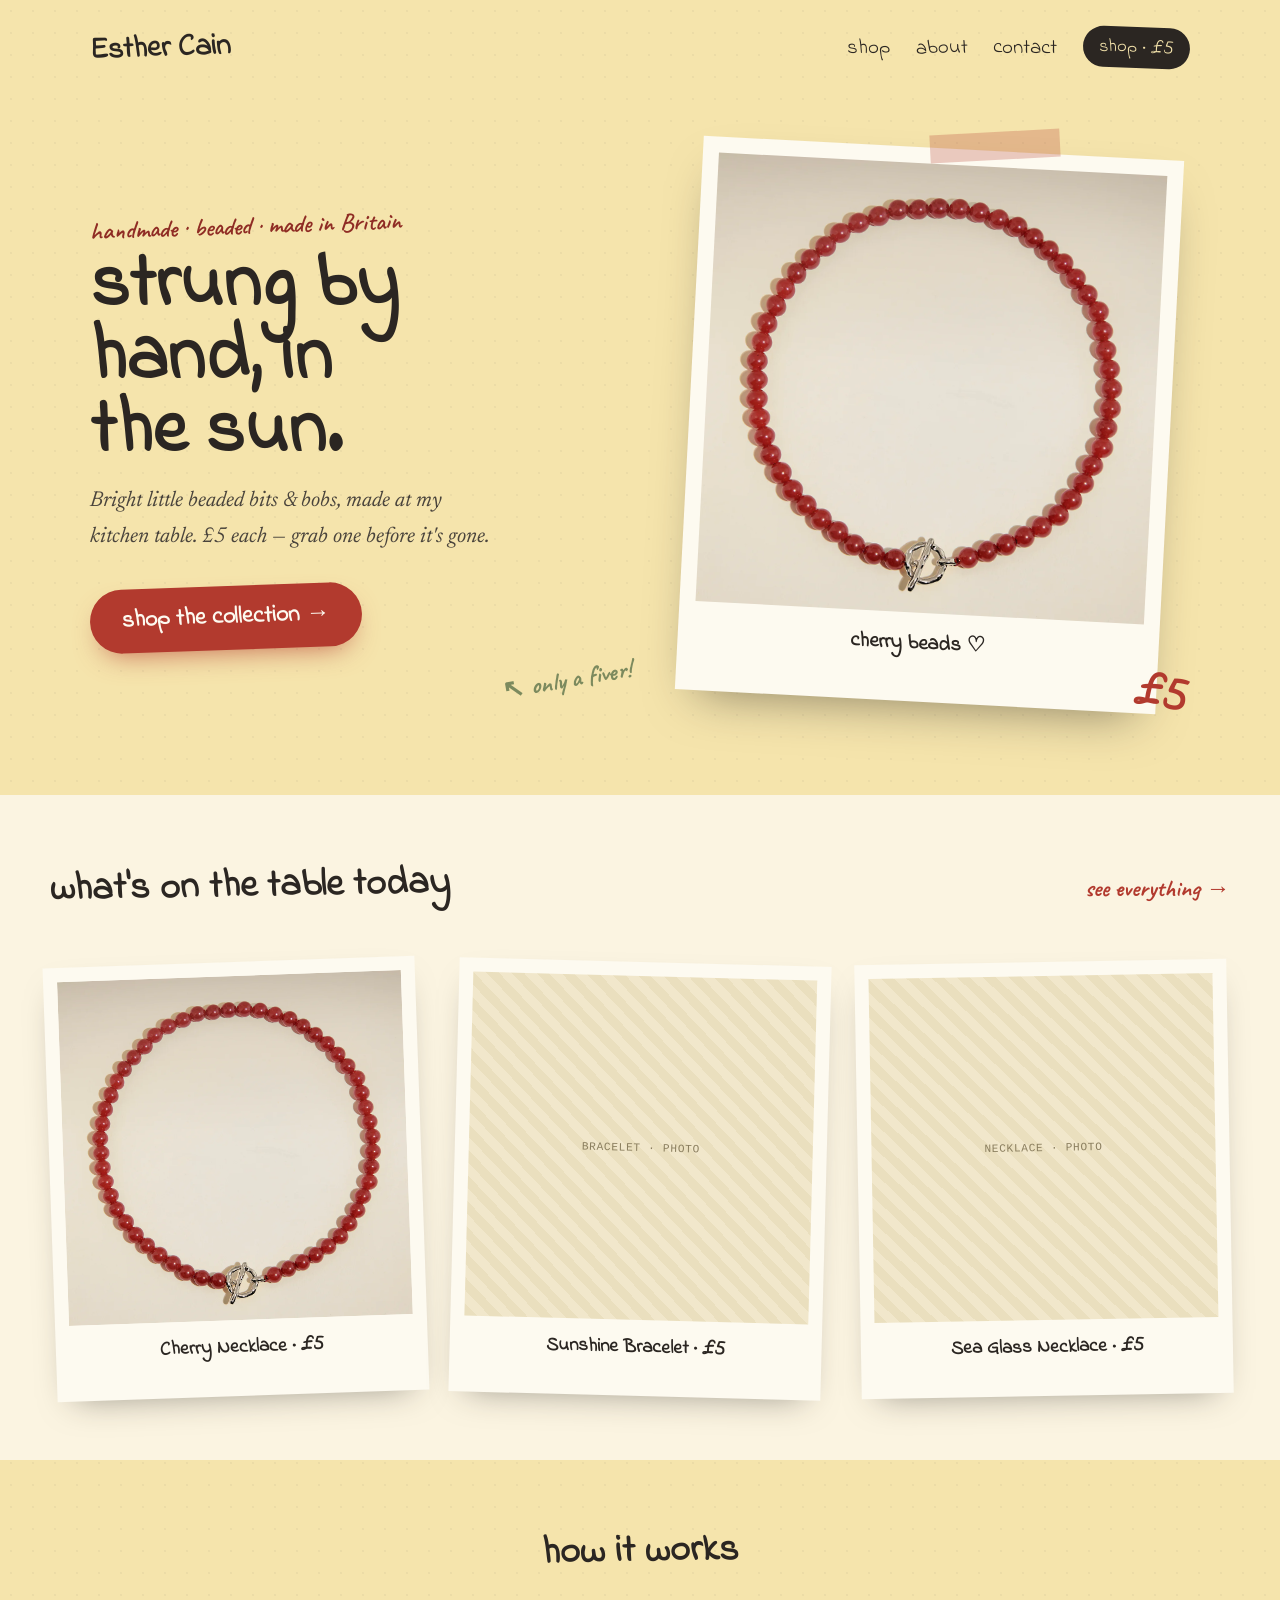
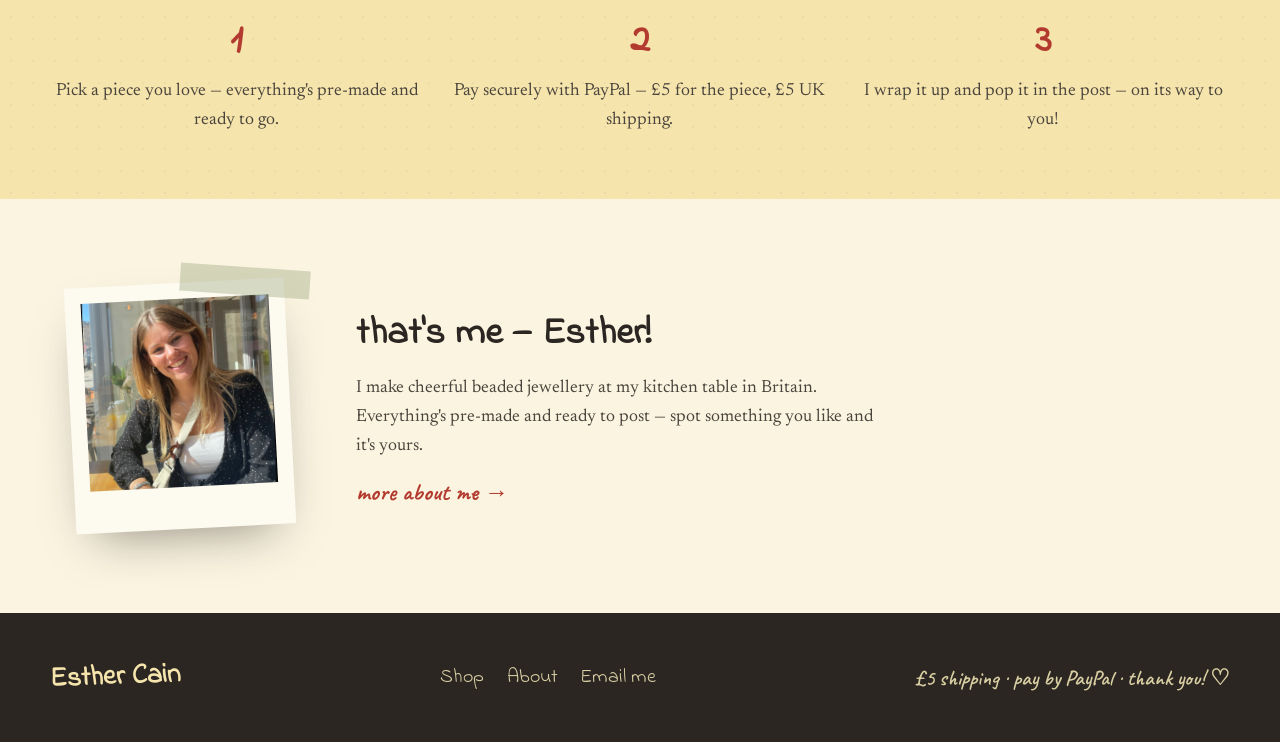
<file: index.html>
<!DOCTYPE html>
<html lang="en">
<head>
  <meta charset="UTF-8" />
  <meta name="viewport" content="width=device-width, initial-scale=1.0" />
  <title>Esther Cain — Handmade Beaded Jewellery</title>
  <meta name="description" content="Bright, handmade beaded jewellery, strung by hand in Britain. Every piece £5, ready to post." />
  <link rel="preconnect" href="https://fonts.googleapis.com" />
  <link rel="preconnect" href="https://fonts.gstatic.com" crossorigin />
  <link href="https://fonts.googleapis.com/css2?family=Indie+Flower&family=Caveat:wght@400..700&family=Newsreader:ital,opsz,wght@0,6..72,300..600;1,6..72,300..500&display=swap" rel="stylesheet" />
  <link rel="stylesheet" href="style.css" />
</head>
<body>

  <!-- NAV -->
  <header class="site-header">
    <div class="nav-inner">
      <a href="index.html" class="logo">Esther Cain</a>
      <nav>
        <a href="shop.html">shop</a>
        <a href="about.html">about</a>
        <a href="#footer">contact</a>
        <a href="shop.html" class="nav-cta">shop · £5</a>
      </nav>
    </div>
  </header>

  <!-- HERO -->
  <section class="hero">
    <div class="hero-copy">
      <p class="eyebrow tilt-n2">handmade · beaded · made in Britain</p>
      <h1>strung by<br>hand, in<br>the sun.</h1>
      <p class="hero-lead">Bright little beaded bits &amp; bobs, made at my kitchen table. £5 each — grab one before it's gone.</p>
      <a href="shop.html" class="btn btn-primary tilt-n2">shop the collection →</a>
      <span class="scribble scribble--olive hero-scribble tilt-n10">↖ only a fiver!</span>
    </div>
    <div class="hero-media">
      <div class="tape-wrap">
        <span class="tape tape--rust tilt-n3"></span>
        <div class="framed-card tilt3">
          <img src="assets/necklace-red.webp" alt="Cherry beaded necklace" />
          <p class="framed-caption">cherry beads ♡</p>
        </div>
        <span class="price-tag tilt8">£5</span>
      </div>
    </div>
  </section>

  <!-- PRODUCT TEASER -->
  <section class="section-alt">
    <div class="section-inner">
      <div class="section-head">
        <h2 class="tilt-n1">what's on the table today</h2>
        <a href="shop.html" class="link-more">see everything →</a>
      </div>
      <div class="product-grid product-grid--3">
        <a href="product.html" class="product-card tilt-n2">
          <div class="product-photo"><img src="assets/necklace-red.webp" alt="Cherry beaded necklace"></div>
          <p class="product-name">Cherry Necklace · £5</p>
        </a>
        <div class="product-card tilt1-5">
          <div class="placeholder-photo"><span>bracelet · photo</span></div>
          <p class="product-name">Sunshine Bracelet · £5</p>
        </div>
        <div class="product-card tilt-n1">
          <div class="placeholder-photo"><span>necklace · photo</span></div>
          <p class="product-name">Sea Glass Necklace · £5</p>
        </div>
      </div>
    </div>
  </section>

  <!-- HOW IT WORKS -->
  <section class="section">
    <h2 class="section-title-centered tilt-n1">how it works</h2>
    <div class="steps-grid">
      <div class="step">
        <div class="step-num">1</div>
        <p>Pick a piece you love — everything's pre-made and ready to go.</p>
      </div>
      <div class="step">
        <div class="step-num">2</div>
        <p>Pay securely with PayPal — £5 for the piece, £5 UK shipping.</p>
      </div>
      <div class="step">
        <div class="step-num">3</div>
        <p>I wrap it up and pop it in the post — on its way to you!</p>
      </div>
    </div>
  </section>

  <!-- ABOUT TEASER -->
  <section class="section-alt">
    <div class="section-inner about-teaser">
      <div class="tape-wrap about-teaser-photo">
        <span class="tape tape--olive tilt4"></span>
        <div class="framed-card framed-card--small tilt-n3">
          <img src="assets/esther.jpeg" alt="Esther">
        </div>
      </div>
      <div class="about-teaser-copy">
        <h2>that's me — Esther!</h2>
        <p>I make cheerful beaded jewellery at my kitchen table in Britain. Everything's pre-made and ready to post — spot something you like and it's yours.</p>
        <a href="about.html" class="link-more">more about me →</a>
      </div>
    </div>
  </section>

  <!-- FOOTER -->
  <footer class="site-footer" id="footer">
    <div class="footer-inner">
      <a href="index.html" class="footer-logo">Esther Cain</a>
      <nav class="footer-nav">
        <a href="shop.html">Shop</a>
        <a href="about.html">About</a>
        <a href="mailto:esther@britishprogress.org">Email me</a>
      </nav>
      <span class="footer-note">£5 shipping · pay by PayPal · thank you! ♡</span>
    </div>
  </footer>

  <script src="script.js"></script>
</body>
</html>
</file>
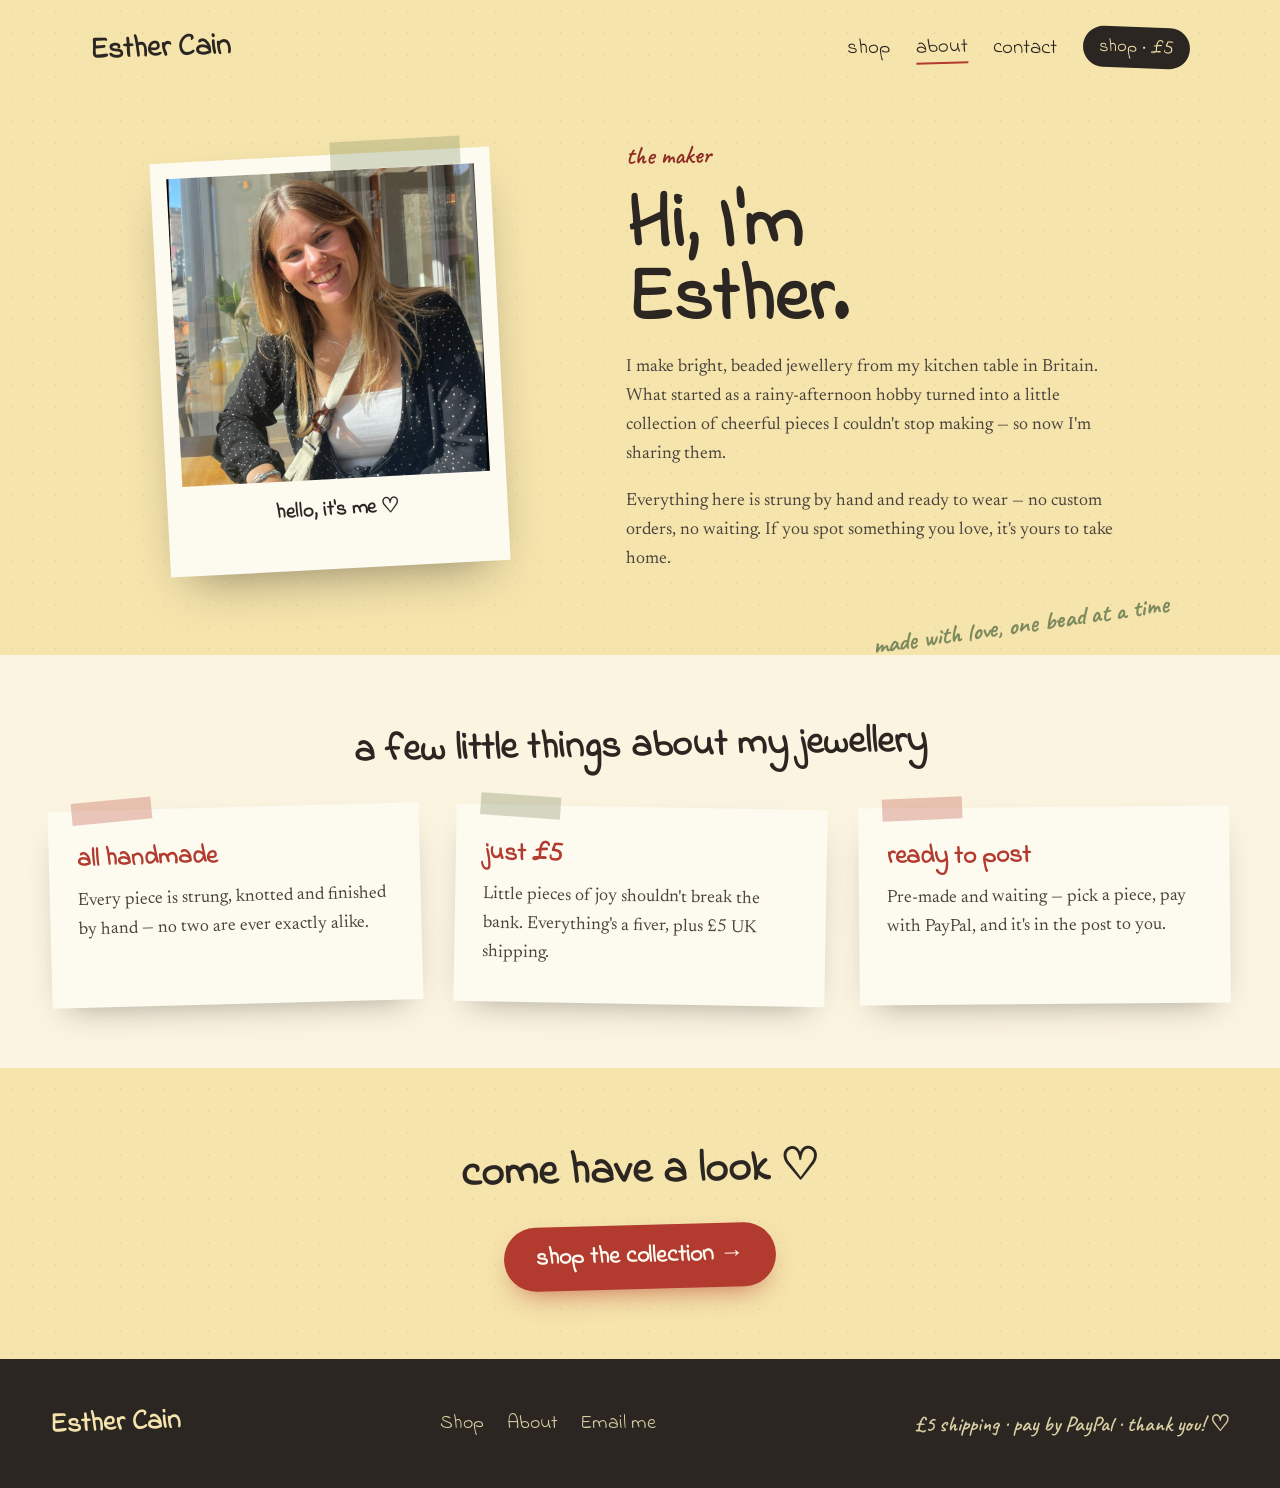
<file: about.html>
<!DOCTYPE html>
<html lang="en">
<head>
  <meta charset="UTF-8" />
  <meta name="viewport" content="width=device-width, initial-scale=1.0" />
  <title>About — Esther Cain</title>
  <meta name="description" content="I make bright, beaded jewellery from my kitchen table in Britain. Every piece is strung by hand and ready to wear." />
  <link rel="preconnect" href="https://fonts.googleapis.com" />
  <link rel="preconnect" href="https://fonts.gstatic.com" crossorigin />
  <link href="https://fonts.googleapis.com/css2?family=Indie+Flower&family=Caveat:wght@400..700&family=Newsreader:ital,opsz,wght@0,6..72,300..600;1,6..72,300..500&display=swap" rel="stylesheet" />
  <link rel="stylesheet" href="style.css" />
</head>
<body>

  <!-- NAV -->
  <header class="site-header">
    <div class="nav-inner">
      <a href="index.html" class="logo">Esther Cain</a>
      <nav>
        <a href="shop.html">shop</a>
        <a href="about.html" class="active">about</a>
        <a href="#footer">contact</a>
        <a href="shop.html" class="nav-cta">shop · £5</a>
      </nav>
    </div>
  </header>

  <!-- HERO -->
  <section class="about-hero">
    <div class="tape-wrap about-hero-photo">
      <span class="tape tape--olive tilt-n3"></span>
      <div class="framed-card framed-card--portrait tilt-n3">
        <img src="assets/esther.jpeg" alt="Esther">
        <p class="framed-caption">hello, it's me ♡</p>
      </div>
    </div>
    <div class="about-hero-copy">
      <p class="eyebrow tilt-n1">the maker</p>
      <h1>Hi, I'm<br>Esther.</h1>
      <p>I make bright, beaded jewellery from my kitchen table in Britain. What started as a rainy-afternoon hobby turned into a little collection of cheerful pieces I couldn't stop making — so now I'm sharing them.</p>
      <p>Everything here is strung by hand and ready to wear — no custom orders, no waiting. If you spot something you love, it's yours to take home.</p>
      <span class="scribble scribble--olive about-hero-scribble tilt-n8">made with love, one bead at a time</span>
    </div>
  </section>

  <!-- LITTLE FACTS -->
  <section class="section-alt">
    <div class="section-inner">
      <h2 class="section-title-centered tilt-n1">a few little things about my jewellery</h2>
      <div class="details-grid">

        <div class="detail-card tilt-n1-5">
          <span class="detail-tab detail-tab--rust tilt-n4"></span>
          <h3>all handmade</h3>
          <p>Every piece is strung, knotted and finished by hand — no two are ever exactly alike.</p>
        </div>

        <div class="detail-card tilt1">
          <span class="detail-tab detail-tab--olive tilt3"></span>
          <h3>just £5</h3>
          <p>Little pieces of joy shouldn't break the bank. Everything's a fiver, plus £5 UK shipping.</p>
        </div>

        <div class="detail-card tilt-n0-5">
          <span class="detail-tab detail-tab--rust tilt-n2"></span>
          <h3>ready to post</h3>
          <p>Pre-made and waiting — pick a piece, pay with PayPal, and it's in the post to you.</p>
        </div>

      </div>
    </div>
  </section>

  <!-- CTA -->
  <section class="about-cta">
    <h2 class="tilt-n1">come have a look ♡</h2>
    <a href="shop.html" class="btn btn-primary tilt-n1-5">shop the collection →</a>
  </section>

  <!-- FOOTER -->
  <footer class="site-footer" id="footer">
    <div class="footer-inner">
      <a href="index.html" class="footer-logo">Esther Cain</a>
      <nav class="footer-nav">
        <a href="shop.html">Shop</a>
        <a href="about.html">About</a>
        <a href="mailto:esther@britishprogress.org">Email me</a>
      </nav>
      <span class="footer-note">£5 shipping · pay by PayPal · thank you! ♡</span>
    </div>
  </footer>

  <script src="script.js"></script>
</body>
</html>
</file>
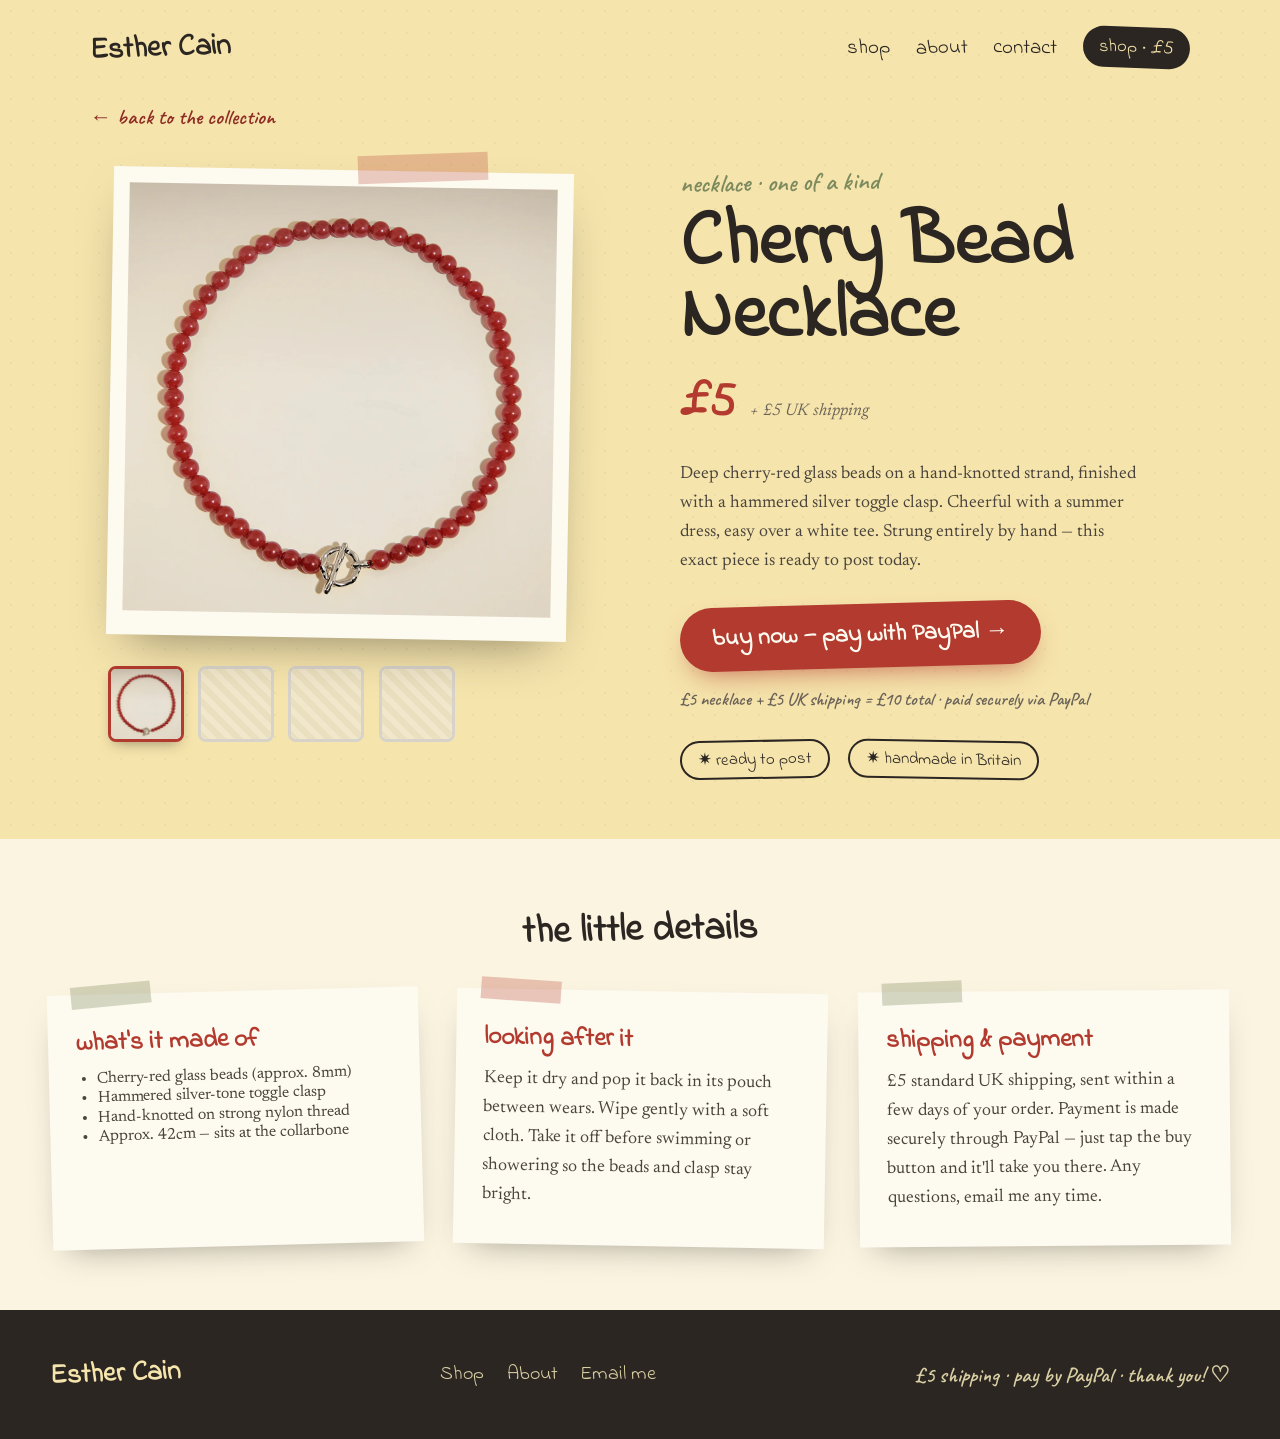
<file: product.html>
<!DOCTYPE html>
<html lang="en">
<head>
  <meta charset="UTF-8" />
  <meta name="viewport" content="width=device-width, initial-scale=1.0" />
  <title>Cherry Bead Necklace — Esther Cain</title>
  <meta name="description" content="Cherry-red glass beads on a hand-knotted strand, finished with a hammered silver toggle clasp. £5, ready to post." />
  <link rel="preconnect" href="https://fonts.googleapis.com" />
  <link rel="preconnect" href="https://fonts.gstatic.com" crossorigin />
  <link href="https://fonts.googleapis.com/css2?family=Indie+Flower&family=Caveat:wght@400..700&family=Newsreader:ital,opsz,wght@0,6..72,300..600;1,6..72,300..500&display=swap" rel="stylesheet" />
  <link rel="stylesheet" href="style.css" />
</head>
<body>

  <!-- NAV -->
  <header class="site-header">
    <div class="nav-inner">
      <a href="index.html" class="logo">Esther Cain</a>
      <nav>
        <a href="shop.html">shop</a>
        <a href="about.html">about</a>
        <a href="#footer">contact</a>
        <a href="shop.html" class="nav-cta">shop · £5</a>
      </nav>
    </div>
  </header>

  <!-- BREADCRUMB -->
  <div class="breadcrumb">
    <a href="shop.html">← back to the collection</a>
  </div>

  <!-- MAIN -->
  <section class="product-main">

    <!-- GALLERY -->
    <div class="product-gallery">
      <div class="tape-wrap">
        <span class="tape tape--rust tilt-n2"></span>
        <div class="framed-card framed-card--gallery tilt1" id="gallery-main">
          <img src="assets/necklace-red.webp" alt="Cherry beaded necklace">
        </div>
      </div>
      <div class="thumb-row">
        <button class="thumb is-active" data-img="assets/necklace-red.webp" data-label="" aria-label="Main photo">
          <img src="assets/necklace-red.webp" alt="">
        </button>
        <button class="thumb" data-img="" data-label="clasp detail · photo" aria-label="Clasp detail photo (coming soon)">
          <span class="thumb-placeholder"></span>
        </button>
        <button class="thumb" data-img="" data-label="worn shot · photo" aria-label="Worn shot photo (coming soon)">
          <span class="thumb-placeholder"></span>
        </button>
        <button class="thumb" data-img="" data-label="flat lay · photo" aria-label="Flat lay photo (coming soon)">
          <span class="thumb-placeholder"></span>
        </button>
      </div>
    </div>

    <!-- INFO -->
    <div class="product-info">
      <p class="eyebrow eyebrow--olive tilt-n1">necklace · one of a kind</p>
      <h1>Cherry Bead Necklace</h1>
      <div class="price-row">
        <span class="price">£5</span>
        <span class="shipping-note">+ £5 UK shipping</span>
      </div>
      <p class="product-desc">Deep cherry-red glass beads on a hand-knotted strand, finished with a hammered silver toggle clasp. Cheerful with a summer dress, easy over a white tee. Strung entirely by hand — this exact piece is ready to post today.</p>

      <a href="https://paypal.me/esthercain/10" target="_blank" rel="noopener" class="btn btn-primary tilt-n1-5">buy now — pay with PayPal →</a>
      <p class="buy-note">£5 necklace + £5 UK shipping = £10 total · paid securely via PayPal</p>

      <div class="badges">
        <span class="badge tilt-n1">✷ ready to post</span>
        <span class="badge tilt1">✷ handmade in Britain</span>
      </div>
    </div>
  </section>

  <!-- DESCRIPTION SECTIONS -->
  <section class="section-alt">
    <div class="section-inner">
      <h2 class="section-title-centered tilt-n1">the little details</h2>
      <div class="details-grid">

        <div class="detail-card tilt-n1-5">
          <span class="detail-tab detail-tab--olive tilt-n4"></span>
          <h3>what's it made of</h3>
          <ul>
            <li>Cherry-red glass beads (approx. 8mm)</li>
            <li>Hammered silver-tone toggle clasp</li>
            <li>Hand-knotted on strong nylon thread</li>
            <li>Approx. 42cm — sits at the collarbone</li>
          </ul>
        </div>

        <div class="detail-card tilt1">
          <span class="detail-tab detail-tab--rust tilt3"></span>
          <h3>looking after it</h3>
          <p>Keep it dry and pop it back in its pouch between wears. Wipe gently with a soft cloth. Take it off before swimming or showering so the beads and clasp stay bright.</p>
        </div>

        <div class="detail-card tilt-n0-5">
          <span class="detail-tab detail-tab--olive tilt-n2"></span>
          <h3>shipping &amp; payment</h3>
          <p>£5 standard UK shipping, sent within a few days of your order. Payment is made securely through PayPal — just tap the buy button and it'll take you there. Any questions, email me any time.</p>
        </div>

      </div>
    </div>
  </section>

  <!-- FOOTER -->
  <footer class="site-footer" id="footer">
    <div class="footer-inner">
      <a href="index.html" class="footer-logo">Esther Cain</a>
      <nav class="footer-nav">
        <a href="shop.html">Shop</a>
        <a href="about.html">About</a>
        <a href="mailto:esther@britishprogress.org">Email me</a>
      </nav>
      <span class="footer-note">£5 shipping · pay by PayPal · thank you! ♡</span>
    </div>
  </footer>

  <script src="script.js"></script>
</body>
</html>
</file>
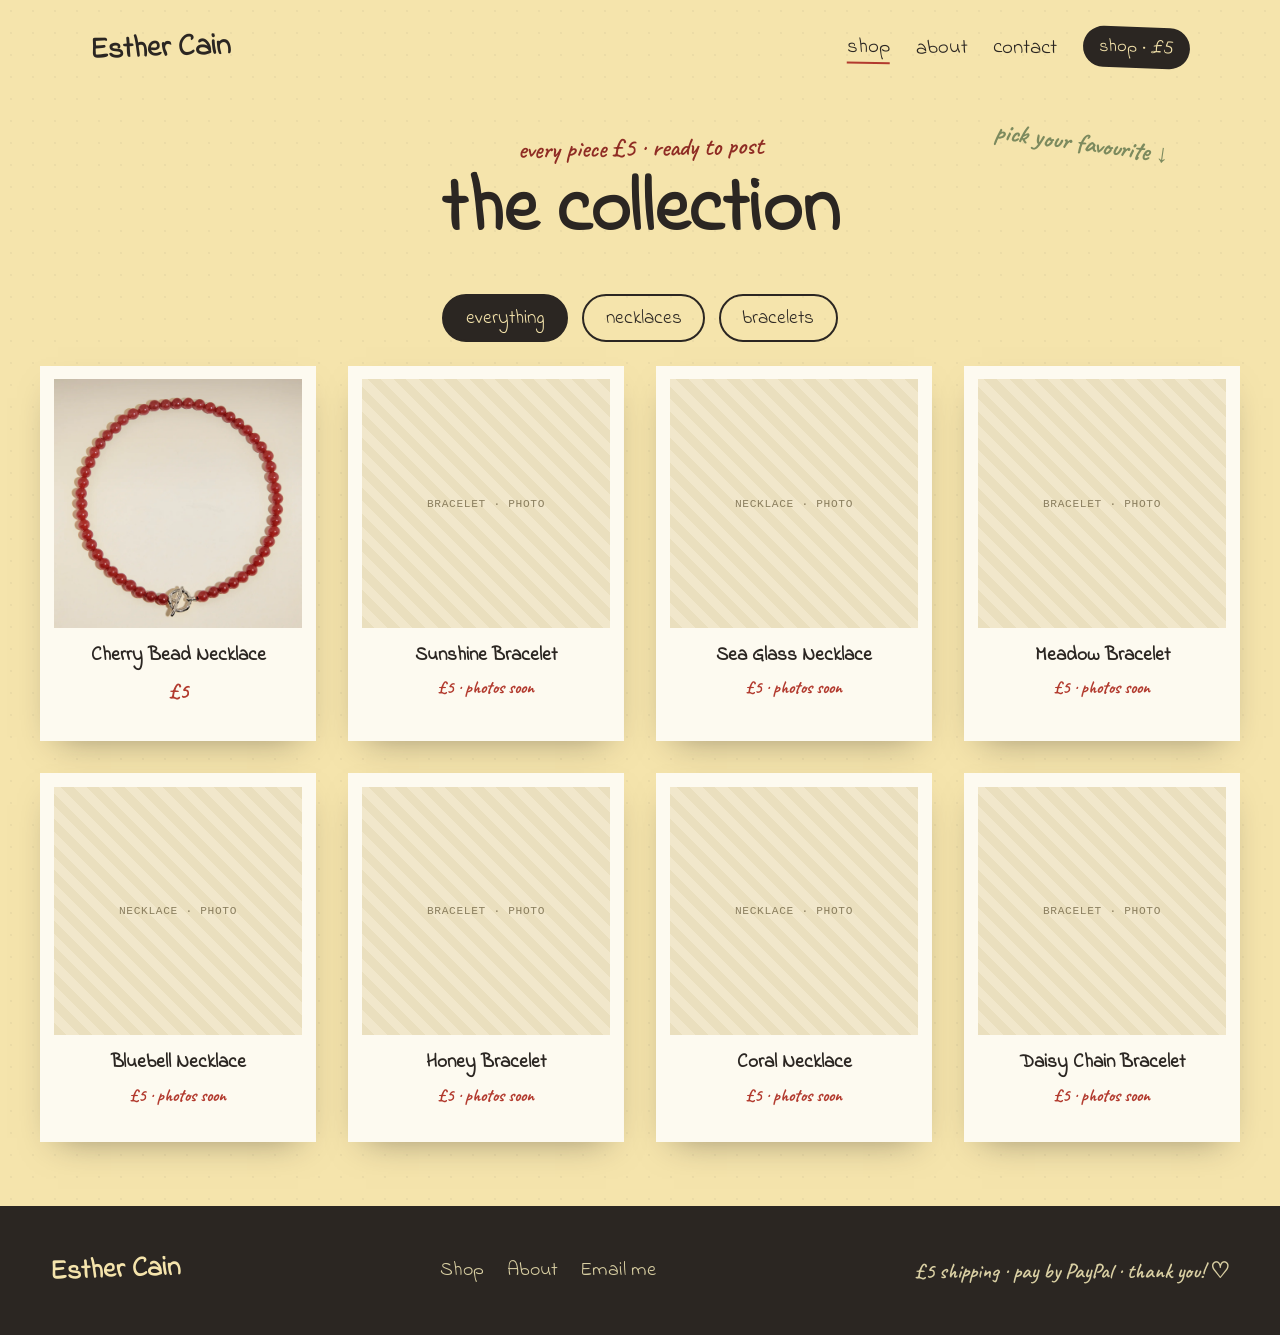
<file: shop.html>
<!DOCTYPE html>
<html lang="en">
<head>
  <meta charset="UTF-8" />
  <meta name="viewport" content="width=device-width, initial-scale=1.0" />
  <title>Shop — Esther Cain</title>
  <meta name="description" content="Every piece £5, ready to post. Handmade beaded necklaces and bracelets." />
  <link rel="preconnect" href="https://fonts.googleapis.com" />
  <link rel="preconnect" href="https://fonts.gstatic.com" crossorigin />
  <link href="https://fonts.googleapis.com/css2?family=Indie+Flower&family=Caveat:wght@400..700&family=Newsreader:ital,opsz,wght@0,6..72,300..600;1,6..72,300..500&display=swap" rel="stylesheet" />
  <link rel="stylesheet" href="style.css" />
</head>
<body>

  <!-- NAV -->
  <header class="site-header">
    <div class="nav-inner">
      <a href="index.html" class="logo">Esther Cain</a>
      <nav>
        <a href="shop.html" class="active">shop</a>
        <a href="about.html">about</a>
        <a href="#footer">contact</a>
        <a href="shop.html" class="nav-cta">shop · £5</a>
      </nav>
    </div>
  </header>

  <!-- HEADER -->
  <section class="page-header">
    <p class="eyebrow tilt-n1">every piece £5 · ready to post</p>
    <h1>the collection</h1>
    <span class="scribble scribble--olive page-header-scribble tilt8">pick your favourite ↓</span>
  </section>

  <!-- FILTER -->
  <div class="filter-bar" role="group" aria-label="Filter by type">
    <button class="filter-btn is-active" data-filter="all">everything</button>
    <button class="filter-btn" data-filter="necklace">necklaces</button>
    <button class="filter-btn" data-filter="bracelet">bracelets</button>
  </div>

  <!-- GRID -->
  <section class="section shop-grid-section">
    <div class="product-grid product-grid--4">

      <a href="product.html" class="product-card shop-card" data-type="necklace">
        <div class="product-photo"><img src="assets/necklace-red.webp" alt="Cherry beaded necklace"></div>
        <p class="product-name">Cherry Bead Necklace</p>
        <p class="product-price">£5</p>
      </a>

      <div class="product-card shop-card" data-type="bracelet">
        <div class="placeholder-photo"><span>bracelet · photo</span></div>
        <p class="product-name">Sunshine Bracelet</p>
        <p class="product-price product-price--soon">£5 · photos soon</p>
      </div>

      <div class="product-card shop-card" data-type="necklace">
        <div class="placeholder-photo"><span>necklace · photo</span></div>
        <p class="product-name">Sea Glass Necklace</p>
        <p class="product-price product-price--soon">£5 · photos soon</p>
      </div>

      <div class="product-card shop-card" data-type="bracelet">
        <div class="placeholder-photo"><span>bracelet · photo</span></div>
        <p class="product-name">Meadow Bracelet</p>
        <p class="product-price product-price--soon">£5 · photos soon</p>
      </div>

      <div class="product-card shop-card" data-type="necklace">
        <div class="placeholder-photo"><span>necklace · photo</span></div>
        <p class="product-name">Bluebell Necklace</p>
        <p class="product-price product-price--soon">£5 · photos soon</p>
      </div>

      <div class="product-card shop-card" data-type="bracelet">
        <div class="placeholder-photo"><span>bracelet · photo</span></div>
        <p class="product-name">Honey Bracelet</p>
        <p class="product-price product-price--soon">£5 · photos soon</p>
      </div>

      <div class="product-card shop-card" data-type="necklace">
        <div class="placeholder-photo"><span>necklace · photo</span></div>
        <p class="product-name">Coral Necklace</p>
        <p class="product-price product-price--soon">£5 · photos soon</p>
      </div>

      <div class="product-card shop-card" data-type="bracelet">
        <div class="placeholder-photo"><span>bracelet · photo</span></div>
        <p class="product-name">Daisy Chain Bracelet</p>
        <p class="product-price product-price--soon">£5 · photos soon</p>
      </div>

    </div>
    <p class="empty-state" hidden>Nothing here yet — check back soon!</p>
  </section>

  <!-- FOOTER -->
  <footer class="site-footer" id="footer">
    <div class="footer-inner">
      <a href="index.html" class="footer-logo">Esther Cain</a>
      <nav class="footer-nav">
        <a href="shop.html">Shop</a>
        <a href="about.html">About</a>
        <a href="mailto:esther@britishprogress.org">Email me</a>
      </nav>
      <span class="footer-note">£5 shipping · pay by PayPal · thank you! ♡</span>
    </div>
  </footer>

  <script src="script.js"></script>
</body>
</html>
</file>
<file: style.css>
/* =============================================
   ESTHER CAIN — STYLES
   Handmade beaded jewellery, £5 a piece.
   ============================================= */

:root {
  --bg:          #F5E4AC;
  --bg-alt:      #FBF4E1;
  --card:        #FDFAF0;
  --ink:         #2B2622;
  --rust:        #B23A2E;
  --rust-dark:   #8F2C24;
  --olive:       #7C8A5E;
  --text:        #4A443C;
  --text-muted:  #6B6459;
  --footer-text: #D9CFA3;
  --stripe-a:    #EADFBE;
  --stripe-b:    #F1E7CB;

  --font-hand:   'Indie Flower', cursive;
  --font-script: 'Caveat', cursive;
  --font-body:   'Newsreader', serif;

  --max: 1180px;
  --shadow: 0 14px 34px -18px rgba(43,38,34,0.5);
  --shadow-lg: 0 22px 50px -22px rgba(43,38,34,0.55);
}

*, *::before, *::after { box-sizing: border-box; margin: 0; padding: 0; }

html { scroll-behavior: smooth; }

body {
  font-family: var(--font-body);
  color: var(--text);
  background: var(--bg);
  background-image: radial-gradient(rgba(43,38,34,0.045) 1px, transparent 1px);
  background-size: 22px 22px;
  -webkit-font-smoothing: antialiased;
}

a { color: inherit; text-decoration: none; }

h1, h2, h3 { font-family: var(--font-hand); color: var(--ink); font-weight: 700; }

h1 { font-size: clamp(2.6rem, 6vw, 5.5rem); line-height: 0.95; margin-bottom: 1rem; }
h2 { font-size: clamp(1.8rem, 3.5vw, 2.4rem); margin-bottom: 0.75rem; }
h3 { font-size: 1.6rem; color: var(--rust); margin-bottom: 0.6rem; }

p { font-size: 1.1rem; line-height: 1.65; }

.section, .section-alt { padding: 4rem 2.5rem; }
.section-alt { background: var(--bg-alt); }
.section-inner { max-width: var(--max); margin: 0 auto; }

/* tilt utilities */
.tilt-n1    { transform: rotate(-1deg); }
.tilt-n1-5  { transform: rotate(-1.5deg); }
.tilt-n0-5  { transform: rotate(-0.5deg); }
.tilt-n2    { transform: rotate(-2deg); }
.tilt-n3    { transform: rotate(-3deg); }
.tilt-n4    { transform: rotate(-4deg); }
.tilt-n8    { transform: rotate(-8deg); }
.tilt-n10   { transform: rotate(-10deg); }
.tilt1      { transform: rotate(1deg); }
.tilt1-5    { transform: rotate(1.5deg); }
.tilt3      { transform: rotate(3deg); }
.tilt4      { transform: rotate(4deg); }
.tilt8      { transform: rotate(8deg); }

/* =============================================
   NAV
   ============================================= */

.site-header {
  max-width: var(--max);
  margin: 0 auto;
  display: flex;
  align-items: center;
  justify-content: space-between;
  padding: 1.6rem 2.5rem;
}

.logo {
  font-family: var(--font-hand);
  font-weight: 700;
  font-size: 1.9rem;
  color: var(--ink);
  transform: rotate(-2deg);
  display: inline-block;
}

.nav-inner { display: contents; }

.site-header nav {
  display: flex;
  align-items: center;
  gap: 1.6rem;
  font-family: var(--font-hand);
  font-size: 1.3rem;
  color: var(--ink);
}

.site-header nav a { display: inline-block; transition: opacity 0.15s; }
.site-header nav a:hover { opacity: 0.7; }
.site-header nav a.active { border-bottom: 2px solid var(--rust); }
.site-header nav a:nth-child(1) { transform: rotate(1deg); }
.site-header nav a:nth-child(2) { transform: rotate(-1.5deg); }
.site-header nav a:nth-child(3) { transform: rotate(1deg); }

.nav-cta {
  background: var(--ink);
  color: var(--bg) !important;
  padding: 0.45rem 1rem;
  border-radius: 999px;
  transform: rotate(2deg);
  font-size: 1.15rem;
}

/* =============================================
   BUTTONS / LINKS
   ============================================= */

.btn {
  display: inline-block;
  font-family: var(--font-hand);
  font-weight: 700;
  border-radius: 999px;
  transition: transform 0.15s ease, box-shadow 0.15s ease;
}

.btn-primary {
  font-size: 1.5rem;
  background: var(--rust);
  color: var(--card);
  padding: 0.9rem 2rem;
  box-shadow: 0 12px 28px -12px rgba(178,58,46,0.75);
}

.btn-primary:hover { transform: rotate(0deg) translateY(-2px); }

.link-more {
  font-family: var(--font-script);
  font-weight: 700;
  font-size: 1.5rem;
  color: var(--rust);
}

.link-more:hover { text-decoration: underline; }

.eyebrow {
  font-family: var(--font-script);
  font-weight: 600;
  font-size: 1.6rem;
  color: var(--rust-dark);
  display: block;
  margin-bottom: 0.4rem;
}

.eyebrow--olive { color: var(--olive); }

.scribble {
  font-family: var(--font-script);
  font-weight: 700;
  font-size: 1.6rem;
  display: inline-block;
}

.scribble--olive { color: var(--olive); }

/* =============================================
   DECORATIVE: tape / framed cards / price tags
   ============================================= */

.tape-wrap { position: relative; padding: 1.25rem; }

.tape {
  position: absolute;
  top: 4px; left: 50%;
  width: 130px; height: 28px;
  z-index: 4;
}

.tape--rust  { background: rgba(178,58,46,0.26); }
.tape--olive { background: rgba(124,138,94,0.3); }

.framed-card {
  background: var(--card);
  padding: 1rem 1rem 2.6rem;
  box-shadow: var(--shadow-lg);
}

.framed-card img { display: block; width: 100%; }

.framed-caption {
  font-family: var(--font-hand);
  font-weight: 600;
  text-align: center;
  margin-top: 0.85rem;
  color: var(--ink);
  font-size: 1.3rem;
}

.framed-card--small { max-width: 220px; }
.framed-card--portrait { max-width: 340px; }
.framed-card--gallery { max-width: 460px; padding-bottom: 1.5rem; }

.price-tag {
  position: absolute;
  bottom: -6px; right: 2px;
  font-family: var(--font-hand);
  font-weight: 700;
  font-size: 2.8rem;
  color: var(--rust);
}

/* =============================================
   HERO (home)
   ============================================= */

.hero {
  max-width: var(--max);
  margin: 0 auto;
  padding: 2rem 2.5rem 4.5rem;
  display: grid;
  grid-template-columns: 1.05fr 1fr;
  gap: 2rem;
  align-items: center;
  position: relative;
}

.hero-copy { position: relative; }

.hero-lead {
  font-style: italic;
  font-size: 1.35rem;
  color: var(--text);
  max-width: 400px;
  margin-bottom: 1.9rem;
}

.hero-scribble {
  position: absolute;
  right: 6px; bottom: -46px;
}

.hero-media { justify-self: center; }

/* =============================================
   PRODUCT GRIDS (home teaser / shop)
   ============================================= */

.section-head {
  display: flex;
  align-items: baseline;
  justify-content: space-between;
  flex-wrap: wrap;
  gap: 0.6rem;
  margin-bottom: 2.2rem;
}

.product-grid { display: grid; gap: 2rem; }
.product-grid--3 { grid-template-columns: repeat(3, 1fr); }
.product-grid--4 { grid-template-columns: repeat(4, 1fr); }

.product-card {
  display: block;
  background: var(--card);
  padding: 0.85rem 0.85rem 2rem;
  box-shadow: var(--shadow);
  transition: transform 0.18s ease, box-shadow 0.18s ease;
}

a.product-card:hover {
  transform: rotate(-1.5deg) translateY(-4px);
  box-shadow: var(--shadow-lg);
}

.product-photo { overflow: hidden; }
.product-photo img { display: block; width: 100%; aspect-ratio: 1/1; object-fit: cover; }

.placeholder-photo {
  aspect-ratio: 1/1;
  background-image: repeating-linear-gradient(45deg, var(--stripe-a), var(--stripe-a) 9px, var(--stripe-b) 9px, var(--stripe-b) 18px);
  display: flex;
  align-items: center;
  justify-content: center;
  text-align: center;
  padding: 1rem;
}

.placeholder-photo span {
  font-family: ui-monospace, monospace;
  font-size: 0.7rem;
  letter-spacing: 0.06em;
  color: #8A7E5E;
  text-transform: uppercase;
}

.product-name {
  font-family: var(--font-hand);
  font-weight: 600;
  text-align: center;
  margin-top: 0.75rem;
  color: var(--ink);
  font-size: 1.2rem;
}

.product-price {
  font-family: var(--font-script);
  font-weight: 700;
  text-align: center;
  color: var(--rust);
  font-size: 1.35rem;
  margin-top: 0.1rem;
}

.product-price--soon { font-size: 1.1rem; }

/* =============================================
   HOW IT WORKS
   ============================================= */

.section-title-centered { text-align: center; margin-bottom: 2rem; }

.steps-grid {
  max-width: var(--max);
  margin: 0 auto;
  display: grid;
  grid-template-columns: repeat(3, 1fr);
  gap: 1.9rem;
  text-align: center;
}

.step-num {
  font-family: var(--font-hand);
  font-weight: 700;
  font-size: 2.5rem;
  color: var(--rust);
}

.step p { margin-top: 0.4rem; }

/* =============================================
   ABOUT TEASER (home) / ABOUT HERO (about page)
   ============================================= */

.about-teaser {
  display: flex;
  gap: 2.9rem;
  align-items: center;
  flex-wrap: wrap;
}

.about-teaser-photo { flex: 0 0 auto; }
.about-teaser-copy { flex: 1; min-width: 280px; }
.about-teaser-copy p { max-width: 520px; margin-bottom: 1rem; }

.about-hero {
  max-width: var(--max);
  margin: 0 auto;
  padding: 2.2rem 2.5rem 4rem;
  display: grid;
  grid-template-columns: 0.85fr 1fr;
  gap: 3.5rem;
  align-items: center;
}

.about-hero-photo { justify-self: center; }
.about-hero-copy { position: relative; }
.about-hero-copy p { max-width: 500px; margin-bottom: 1.1rem; }
.about-hero-scribble { position: absolute; right: 20px; bottom: -50px; }

/* =============================================
   PAGE HEADER (shop)
   ============================================= */

.page-header {
  max-width: var(--max);
  margin: 0 auto;
  padding: 1.9rem 2.5rem 0.75rem;
  text-align: center;
  position: relative;
}

.page-header-scribble {
  position: absolute;
  right: 60px; top: 30px;
}

/* =============================================
   FILTER BAR
   ============================================= */

.filter-bar {
  max-width: var(--max);
  margin: 0 auto;
  padding: 1.1rem 2.5rem 1.5rem;
  display: flex;
  gap: 0.85rem;
  justify-content: center;
}

.filter-btn {
  font-family: var(--font-hand);
  font-size: 1.2rem;
  padding: 0.5rem 1.35rem;
  border-radius: 999px;
  cursor: pointer;
  border: 2px solid var(--ink);
  background: transparent;
  color: var(--ink);
  transition: all 0.15s ease;
}

.filter-btn.is-active {
  background: var(--ink);
  color: var(--bg);
}

.shop-grid-section { padding-top: 0; }

.empty-state {
  text-align: center;
  font-style: italic;
  color: var(--text-muted);
  padding: 2rem 0;
}

/* =============================================
   PRODUCT PAGE
   ============================================= */

.breadcrumb {
  max-width: var(--max);
  margin: 0 auto;
  padding: 0.4rem 2.5rem 0;
}

.breadcrumb a {
  font-family: var(--font-script);
  font-weight: 600;
  font-size: 1.35rem;
  color: var(--rust-dark);
}

.breadcrumb a:hover { text-decoration: underline; }

.product-main {
  max-width: var(--max);
  margin: 0 auto;
  padding: 1.25rem 2.5rem 3.75rem;
  display: grid;
  grid-template-columns: 1.05fr 1fr;
  gap: 3.4rem;
  align-items: start;
}

.thumb-row { display: flex; gap: 0.9rem; padding: 0.5rem 1.1rem 0; }

.thumb {
  width: 76px; height: 76px;
  padding: 0;
  border-radius: 8px;
  overflow: hidden;
  cursor: pointer;
  background: var(--card);
  border: 3px solid rgba(43,38,34,0.18);
  transition: all 0.15s ease;
}

.thumb.is-active {
  border-color: var(--rust);
  box-shadow: 0 6px 14px -6px rgba(43,38,34,0.5);
}

.thumb img { width: 100%; height: 100%; object-fit: cover; display: block; }

.thumb-placeholder {
  display: block;
  width: 100%; height: 100%;
  background-image: repeating-linear-gradient(45deg, var(--stripe-a), var(--stripe-a) 6px, var(--stripe-b) 6px, var(--stripe-b) 12px);
}

.product-info { padding-top: 0.6rem; }

.price-row {
  display: flex;
  align-items: baseline;
  gap: 0.9rem;
  margin-bottom: 1.4rem;
}

.price {
  font-family: var(--font-hand);
  font-weight: 700;
  font-size: 2.9rem;
  color: var(--rust);
}

.shipping-note {
  font-style: italic;
  font-size: 1.05rem;
  color: var(--text-muted);
}

.product-desc { max-width: 460px; margin-bottom: 1.75rem; }

.buy-note {
  font-family: var(--font-script);
  font-weight: 600;
  font-size: 1.15rem;
  color: var(--text-muted);
  margin-top: 1rem;
}

.badges { display: flex; gap: 1.1rem; margin-top: 1.6rem; flex-wrap: wrap; }

.badge {
  font-family: var(--font-hand);
  font-size: 1.05rem;
  background: var(--bg);
  border: 2px solid var(--ink);
  color: var(--ink);
  padding: 0.35rem 1rem;
  border-radius: 999px;
}

/* =============================================
   DETAIL CARDS (product details / about facts)
   ============================================= */

.details-grid {
  display: grid;
  grid-template-columns: repeat(3, 1fr);
  gap: 2.1rem;
}

.detail-card {
  position: relative;
  background: var(--card);
  padding: 1.85rem 1.75rem 2.1rem;
  box-shadow: var(--shadow);
}

.detail-tab {
  position: absolute;
  top: -10px; left: 24px;
  width: 80px; height: 22px;
}

.detail-tab--olive { background: rgba(124,138,94,0.32); }
.detail-tab--rust  { background: rgba(178,58,46,0.28); }

.detail-card ul { padding-left: 1.25rem; }
.detail-card ul li { margin-bottom: 0.2rem; }

/* =============================================
   ABOUT CTA
   ============================================= */

.about-cta {
  max-width: var(--max);
  margin: 0 auto;
  padding: 4.4rem 2.5rem;
  text-align: center;
}

.about-cta h2 { font-size: clamp(1.8rem, 4vw, 2.75rem); margin-bottom: 1.4rem; }

/* =============================================
   FOOTER
   ============================================= */

.site-footer {
  background: var(--ink);
  padding: 2.75rem 2.5rem;
}

.footer-inner {
  max-width: var(--max);
  margin: 0 auto;
  display: flex;
  justify-content: space-between;
  align-items: center;
  flex-wrap: wrap;
  gap: 1.1rem;
}

.footer-logo {
  font-family: var(--font-hand);
  font-weight: 700;
  font-size: 1.75rem;
  color: var(--bg);
  transform: rotate(-2deg);
  display: inline-block;
}

.footer-nav { display: flex; gap: 1.4rem; font-family: var(--font-hand); font-size: 1.25rem; color: var(--footer-text); }
.footer-nav a:hover { color: var(--bg); }

.footer-note {
  font-family: var(--font-script);
  font-weight: 600;
  color: var(--footer-text);
  font-size: 1.35rem;
}

/* =============================================
   RESPONSIVE
   ============================================= */

@media (max-width: 900px) {
  .hero { grid-template-columns: 1fr; }
  .hero-media { order: -1; }
  .hero-scribble { display: none; }

  .about-teaser { flex-direction: column; text-align: center; }
  .about-teaser-copy p { margin-left: auto; margin-right: auto; }

  .about-hero { grid-template-columns: 1fr; text-align: center; }
  .about-hero-copy p { margin-left: auto; margin-right: auto; }
  .about-hero-scribble { display: none; }

  .product-main { grid-template-columns: 1fr; }

  .product-grid--3 { grid-template-columns: repeat(2, 1fr); }
  .product-grid--4 { grid-template-columns: repeat(2, 1fr); }

  .steps-grid { grid-template-columns: 1fr; gap: 2.5rem; }
  .details-grid { grid-template-columns: 1fr; }

  .page-header-scribble { display: none; }
}

@media (max-width: 640px) {
  .site-header { flex-direction: column; gap: 0.9rem; padding: 1.4rem 1.5rem; }
  .site-header nav { flex-wrap: wrap; justify-content: center; gap: 1rem; }

  .hero, .section, .section-alt, .about-hero, .product-main, .page-header, .filter-bar, .breadcrumb, .about-cta {
    padding-left: 1.5rem;
    padding-right: 1.5rem;
  }

  .product-grid--3, .product-grid--4 { grid-template-columns: 1fr; }

  .footer-inner { flex-direction: column; text-align: center; }
}
</file>
